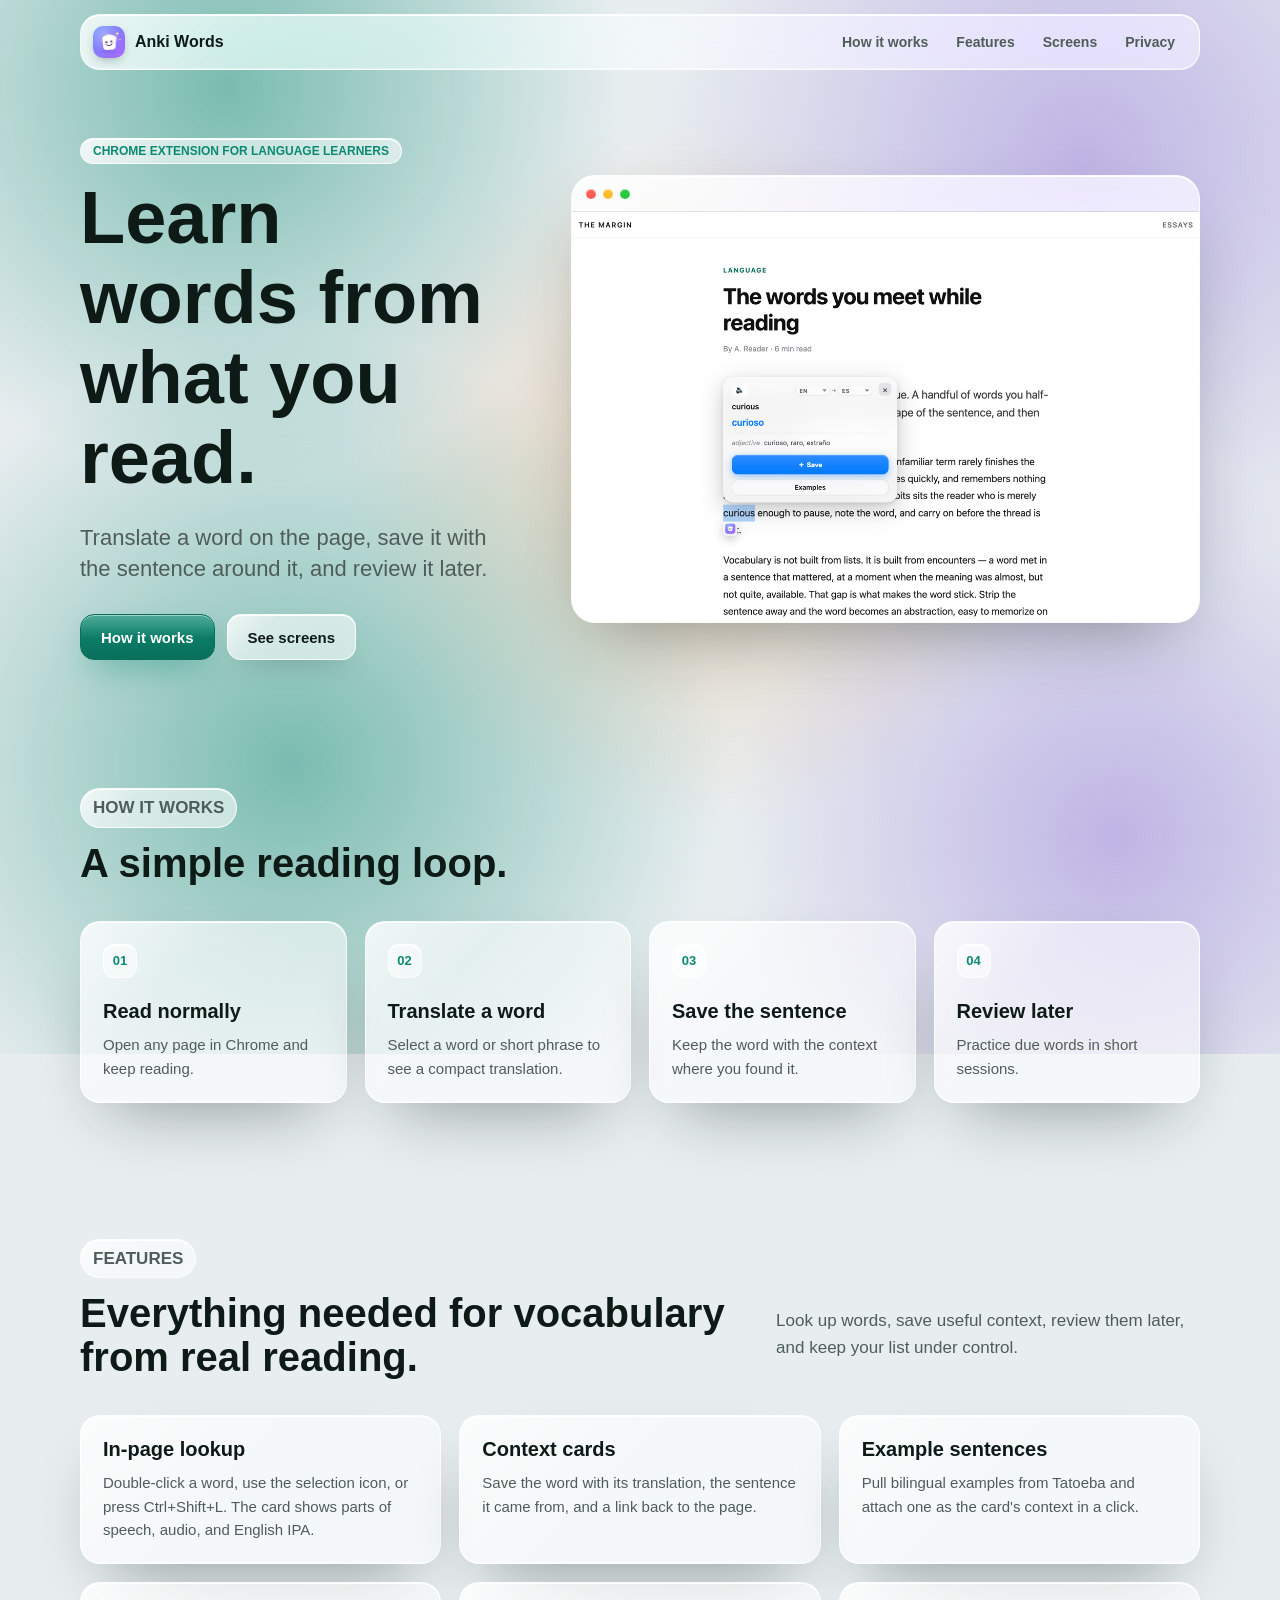
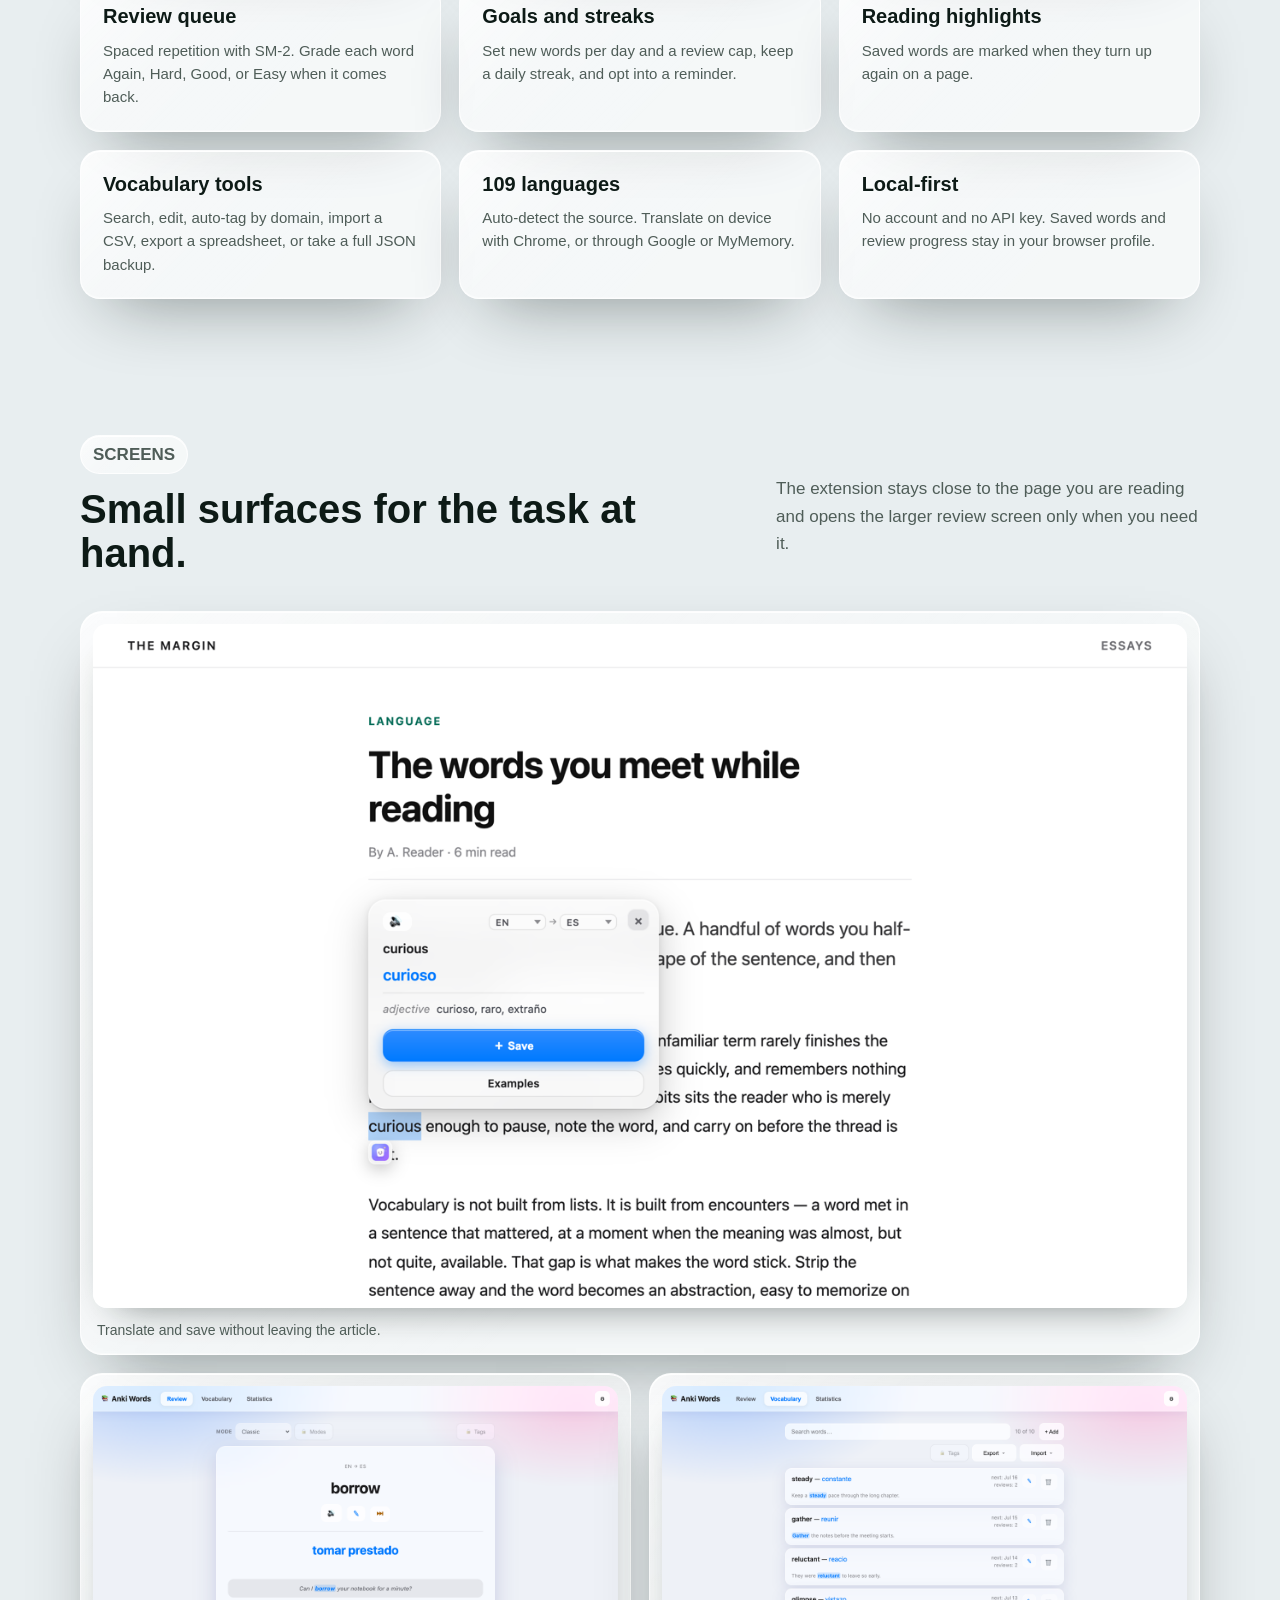
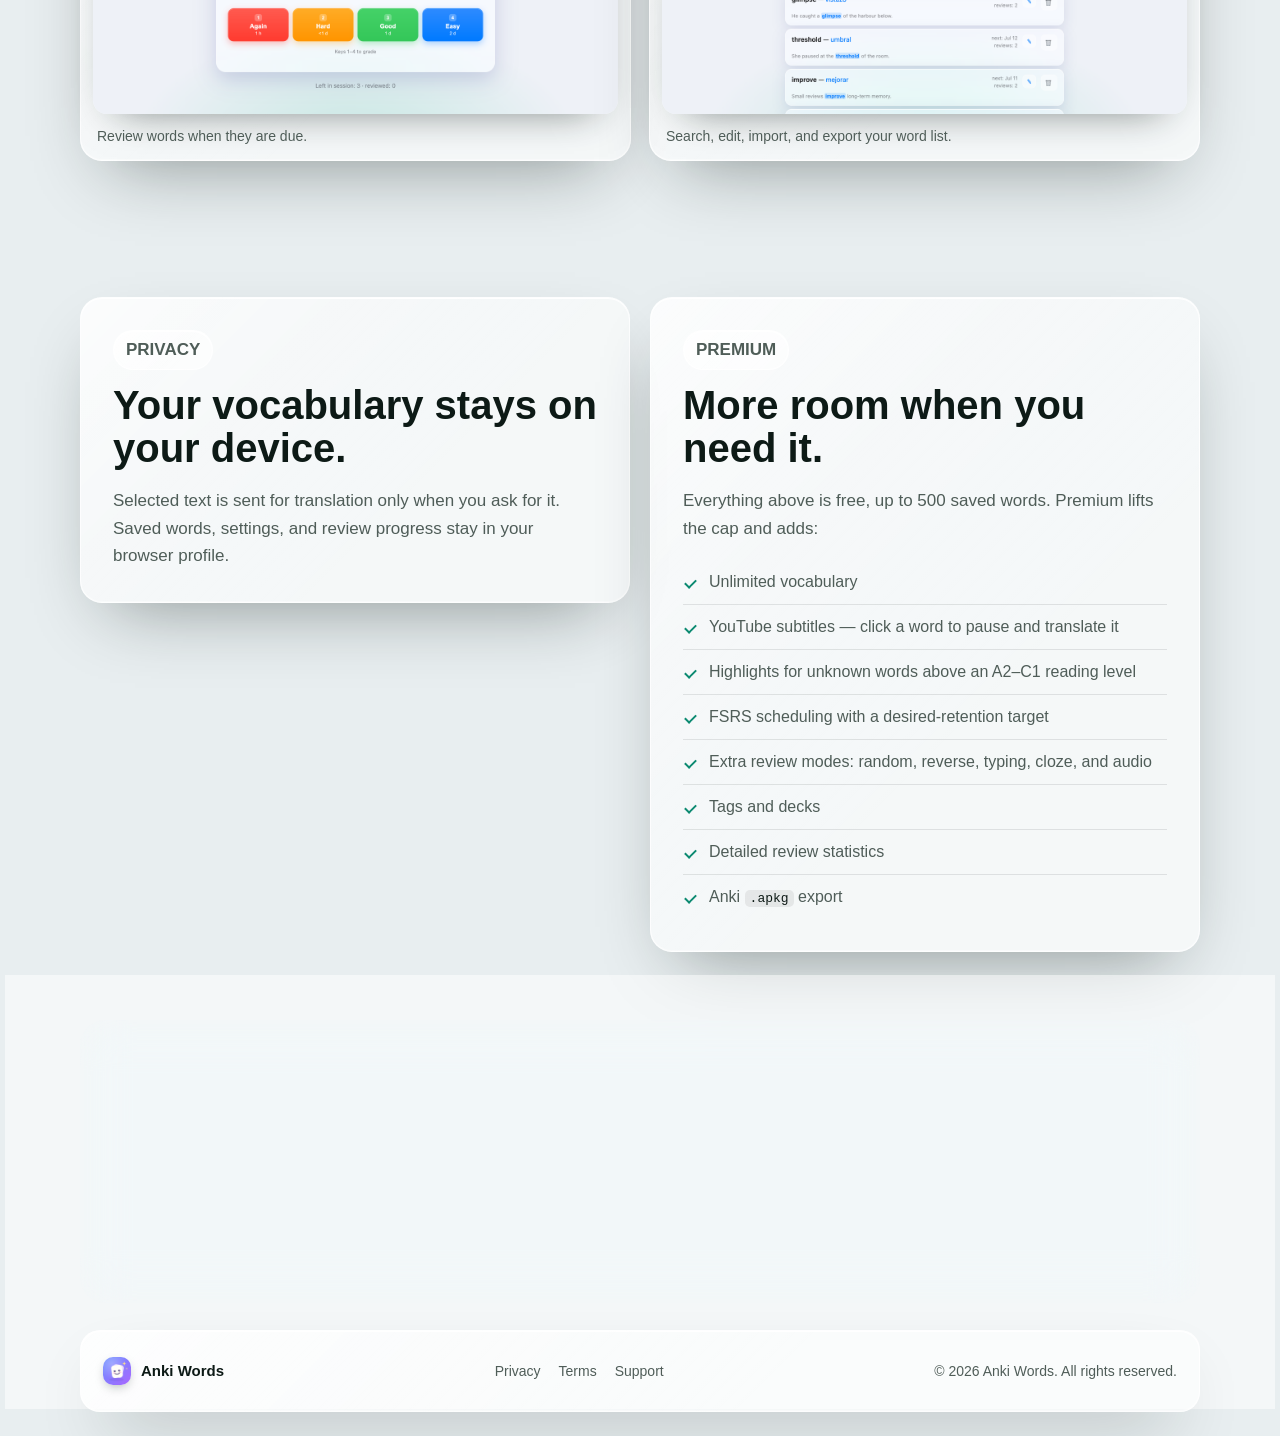
<file: index.html>
<!doctype html>
<html lang="en">
<head>
  <meta charset="utf-8">
  <meta name="viewport" content="width=device-width, initial-scale=1">
  <title>Anki Words - learn words while reading in Chrome</title>
  <meta name="description" content="Anki Words helps language learners translate words on the page, save them with context, and review them before they forget.">
  <meta property="og:title" content="Anki Words">
  <meta property="og:description" content="Translate words while reading, save them with context, and review them before they fade.">
  <meta property="og:image" content="assets/hero.png">
  <meta property="og:type" content="website">
  <link rel="icon" href="assets/icon.png">
  <link rel="stylesheet" href="assets/site.css">
  <script type="application/ld+json">
    {
      "@context": "https://schema.org",
      "@type": "SoftwareApplication",
      "name": "Anki Words",
      "applicationCategory": "EducationalApplication",
      "operatingSystem": "Chrome",
      "description": "A Chrome extension for translating words while reading, saving vocabulary with context, and reviewing words later.",
      "offers": {
        "@type": "Offer",
        "price": "0",
        "priceCurrency": "USD"
      }
    }
  </script>
</head>
<body>
  <header class="site-header glass-live">
    <a class="brand" href="index.html" aria-label="Anki Words home">
      <img src="assets/icon.png" alt="" width="32" height="32">
      <span>Anki Words</span>
    </a>
    <nav class="site-nav" aria-label="Main navigation">
      <a href="#workflow">How it works</a>
      <a href="#features">Features</a>
      <a href="#screens">Screens</a>
      <a href="privacy.html">Privacy</a>
    </nav>
  </header>

  <main>
    <section class="hero" aria-labelledby="hero-title">
      <div class="hero-copy">
        <p class="eyebrow">Chrome extension for language learners</p>
        <h1 id="hero-title">Learn words from what you read.</h1>
        <p class="hero-lede">Translate a word on the page, save it with the sentence around it, and review it later.</p>
        <div class="hero-actions" aria-label="Primary actions">
          <a class="button primary" href="#workflow">How it works</a>
          <a class="button secondary" href="#screens">See screens</a>
        </div>
      </div>

      <figure class="browser-frame hero-window glass-live">
        <div class="window-bar" aria-hidden="true">
          <span></span>
          <span></span>
          <span></span>
        </div>
        <img src="assets/screenshot-lookup.png" alt="Anki Words translation popup on a web page">
      </figure>
    </section>

    <section class="section workflow" id="workflow" aria-labelledby="workflow-title">
      <div class="section-head">
        <p class="eyebrow">How it works</p>
        <h2 id="workflow-title">A simple reading loop.</h2>
      </div>
      <ol class="step-list">
        <li class="glass">
          <span>01</span>
          <strong>Read normally</strong>
          <p>Open any page in Chrome and keep reading.</p>
        </li>
        <li class="glass">
          <span>02</span>
          <strong>Translate a word</strong>
          <p>Select a word or short phrase to see a compact translation.</p>
        </li>
        <li class="glass">
          <span>03</span>
          <strong>Save the sentence</strong>
          <p>Keep the word with the context where you found it.</p>
        </li>
        <li class="glass">
          <span>04</span>
          <strong>Review later</strong>
          <p>Practice due words in short sessions.</p>
        </li>
      </ol>
    </section>

    <section class="section" id="features" aria-labelledby="features-title">
      <div class="section-head split">
        <div>
          <p class="eyebrow">Features</p>
          <h2 id="features-title">Everything needed for vocabulary from real reading.</h2>
        </div>
        <p>Look up words, save useful context, review them later, and keep your list under control.</p>
      </div>

      <div class="feature-list">
        <article class="glass">
          <h3>In-page lookup</h3>
          <p>Double-click a word, use the selection icon, or press Ctrl+Shift+L. The card shows parts of speech, audio, and English IPA.</p>
        </article>
        <article class="glass">
          <h3>Context cards</h3>
          <p>Save the word with its translation, the sentence it came from, and a link back to the page.</p>
        </article>
        <article class="glass">
          <h3>Example sentences</h3>
          <p>Pull bilingual examples from Tatoeba and attach one as the card's context in a click.</p>
        </article>
        <article class="glass">
          <h3>Review queue</h3>
          <p>Spaced repetition with SM-2. Grade each word Again, Hard, Good, or Easy when it comes back.</p>
        </article>
        <article class="glass">
          <h3>Goals and streaks</h3>
          <p>Set new words per day and a review cap, keep a daily streak, and opt into a reminder.</p>
        </article>
        <article class="glass">
          <h3>Reading highlights</h3>
          <p>Saved words are marked when they turn up again on a page.</p>
        </article>
        <article class="glass">
          <h3>Vocabulary tools</h3>
          <p>Search, edit, auto-tag by domain, import a CSV, export a spreadsheet, or take a full JSON backup.</p>
        </article>
        <article class="glass">
          <h3>109 languages</h3>
          <p>Auto-detect the source. Translate on device with Chrome, or through Google or MyMemory.</p>
        </article>
        <article class="glass">
          <h3>Local-first</h3>
          <p>No account and no API key. Saved words and review progress stay in your browser profile.</p>
        </article>
      </div>
    </section>

    <section class="section screens" id="screens" aria-labelledby="screens-title">
      <div class="section-head split">
        <div>
          <p class="eyebrow">Screens</p>
          <h2 id="screens-title">Small surfaces for the task at hand.</h2>
        </div>
        <p>The extension stays close to the page you are reading and opens the larger review screen only when you need it.</p>
      </div>

      <div class="screen-grid">
        <figure class="screen-shot lead-shot glass">
          <img src="assets/screenshot-lookup.png" alt="Anki Words translation popup on a web page" loading="lazy">
          <figcaption>Translate and save without leaving the article.</figcaption>
        </figure>
        <figure class="screen-shot glass">
          <img src="assets/screenshot-review.png" alt="Anki Words review session screen" loading="lazy">
          <figcaption>Review words when they are due.</figcaption>
        </figure>
        <figure class="screen-shot glass">
          <img src="assets/screenshot-vocabulary.png" alt="Anki Words vocabulary list popup" loading="lazy">
          <figcaption>Search, edit, import, and export your word list.</figcaption>
        </figure>
      </div>
    </section>

    <section class="section details" id="premium" aria-label="Privacy and premium details">
      <article class="glass">
        <p class="eyebrow">Privacy</p>
        <h2>Your vocabulary stays on your device.</h2>
        <p>Selected text is sent for translation only when you ask for it. Saved words, settings, and review progress stay in your browser profile.</p>
      </article>
      <article class="glass">
        <p class="eyebrow">Premium</p>
        <h2>More room when you need it.</h2>
        <p>Everything above is free, up to 500 saved words. Premium lifts the cap and adds:</p>
        <ul class="premium-list">
          <li>Unlimited vocabulary</li>
          <li>YouTube subtitles &mdash; click a word to pause and translate it</li>
          <li>Highlights for unknown words above an A2&ndash;C1 reading level</li>
          <li>FSRS scheduling with a desired-retention target</li>
          <li>Extra review modes: random, reverse, typing, cloze, and audio</li>
          <li>Tags and decks</li>
          <li>Detailed review statistics</li>
          <li>Anki <code>.apkg</code> export</li>
        </ul>
      </article>
    </section>

    <section class="section availability glass-live" id="availability" aria-labelledby="availability-title">
      <div>
        <p class="eyebrow">Availability</p>
        <h2 id="availability-title">Built for Chrome and Chromium-based browsers.</h2>
        <p>The Chrome Web Store listing link will be added when the production listing is ready.</p>
      </div>
      <a class="button primary" href="support.html">Contact support</a>
    </section>
  </main>

  <footer class="site-footer glass">
    <div class="brand small">
      <img src="assets/icon.png" alt="" width="28" height="28">
      <span>Anki Words</span>
    </div>
    <nav aria-label="Footer navigation">
      <a href="privacy.html">Privacy</a>
      <a href="terms.html">Terms</a>
      <a href="support.html">Support</a>
    </nav>
    <p>&copy; 2026 Anki Words. All rights reserved.</p>
  </footer>
</body>
</html>
</file>
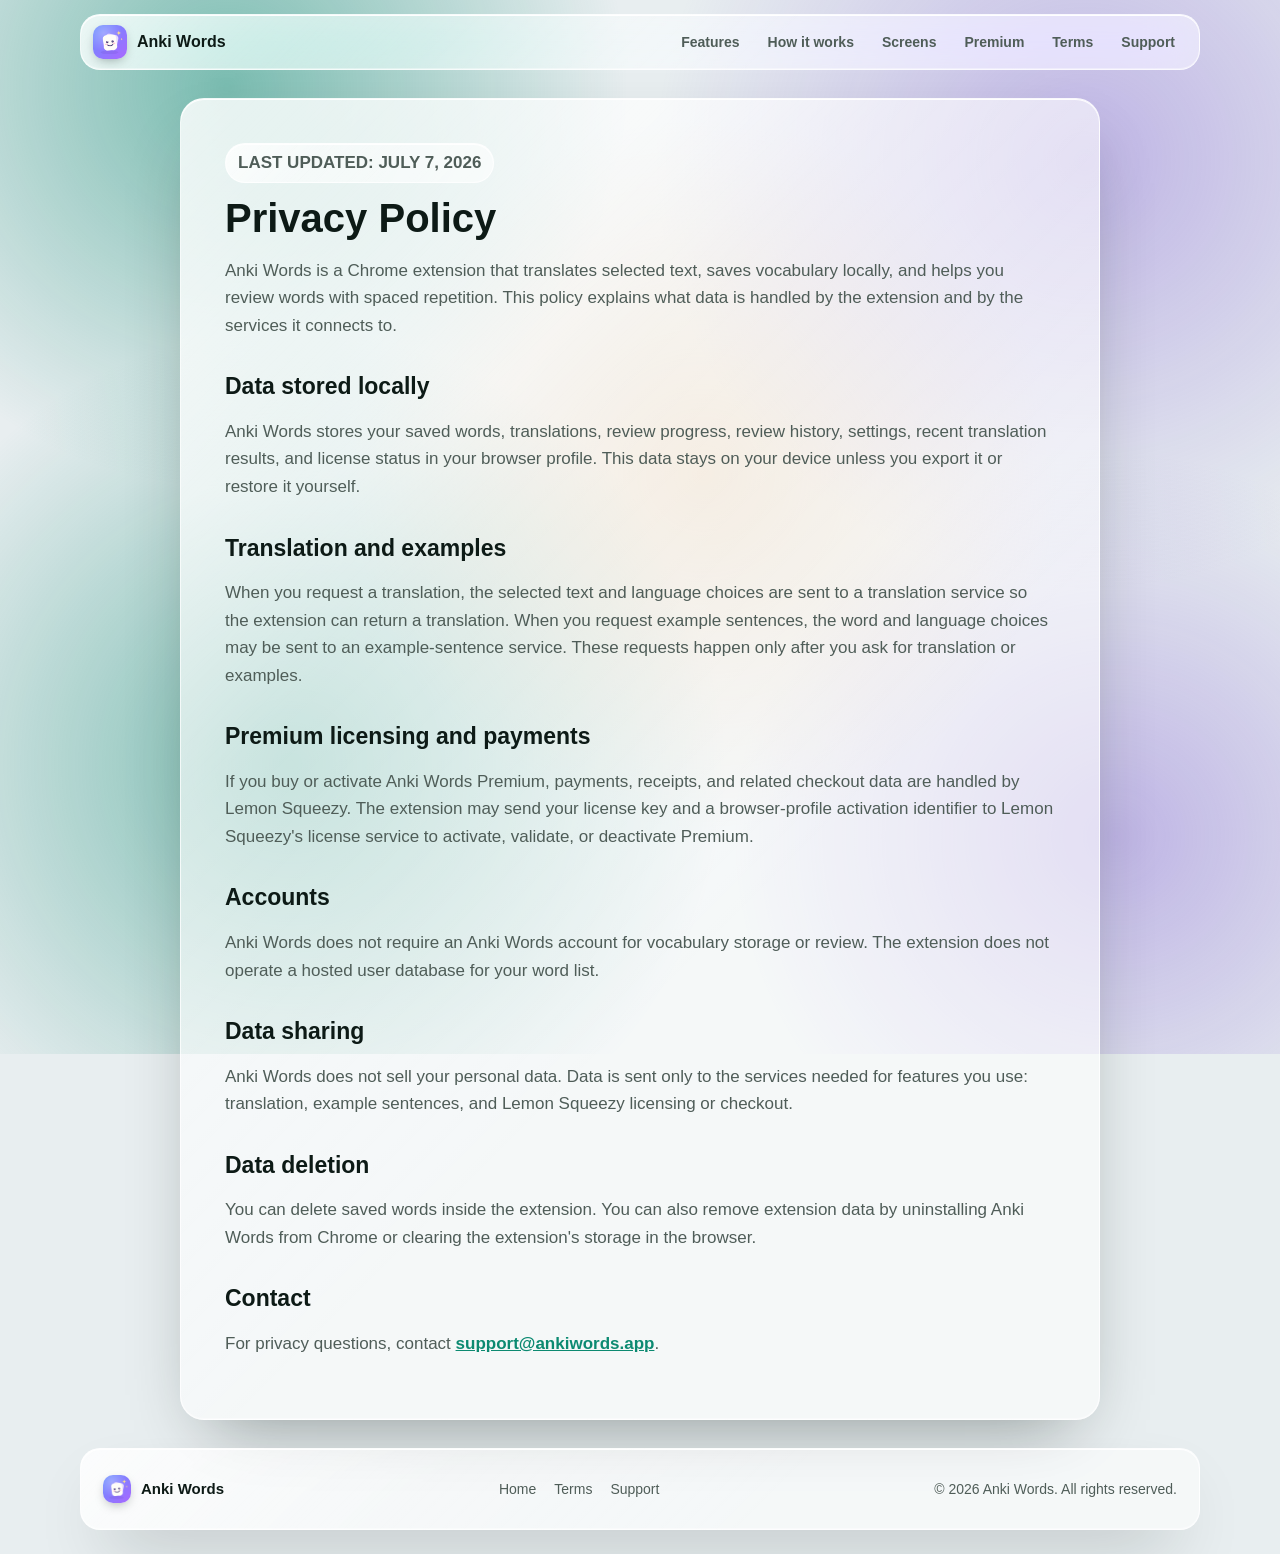
<file: privacy.html>
<!doctype html>
<html lang="en">
<head>
  <meta charset="utf-8">
  <meta name="viewport" content="width=device-width, initial-scale=1">
  <title>Privacy Policy - Anki Words</title>
  <meta name="description" content="Privacy policy for Anki Words, a Chrome extension for translation and spaced repetition.">
  <link rel="icon" href="assets/icon.png">
  <link rel="stylesheet" href="assets/site.css">
</head>
<body>
  <header class="site-header compact glass-live">
    <a class="brand" href="index.html" aria-label="Anki Words home">
      <img src="assets/icon.png" alt="" width="34" height="34">
      <span>Anki Words</span>
    </a>
    <nav class="site-nav" aria-label="Main navigation">
      <a href="index.html#features">Features</a>
      <a href="index.html#workflow">How it works</a>
      <a href="index.html#screens">Screens</a>
      <a href="index.html#premium">Premium</a>
      <a href="terms.html">Terms</a>
      <a href="support.html">Support</a>
    </nav>
  </header>

  <main class="legal-page">
    <article class="legal-content glass">
      <p class="eyebrow">Last updated: July 7, 2026</p>
      <h1>Privacy Policy</h1>
      <p>Anki Words is a Chrome extension that translates selected text, saves vocabulary locally, and helps you review words with spaced repetition. This policy explains what data is handled by the extension and by the services it connects to.</p>

      <h2>Data stored locally</h2>
      <p>Anki Words stores your saved words, translations, review progress, review history, settings, recent translation results, and license status in your browser profile. This data stays on your device unless you export it or restore it yourself.</p>

      <h2>Translation and examples</h2>
      <p>When you request a translation, the selected text and language choices are sent to a translation service so the extension can return a translation. When you request example sentences, the word and language choices may be sent to an example-sentence service. These requests happen only after you ask for translation or examples.</p>

      <h2>Premium licensing and payments</h2>
      <p>If you buy or activate Anki Words Premium, payments, receipts, and related checkout data are handled by Lemon Squeezy. The extension may send your license key and a browser-profile activation identifier to Lemon Squeezy's license service to activate, validate, or deactivate Premium.</p>

      <h2>Accounts</h2>
      <p>Anki Words does not require an Anki Words account for vocabulary storage or review. The extension does not operate a hosted user database for your word list.</p>

      <h2>Data sharing</h2>
      <p>Anki Words does not sell your personal data. Data is sent only to the services needed for features you use: translation, example sentences, and Lemon Squeezy licensing or checkout.</p>

      <h2>Data deletion</h2>
      <p>You can delete saved words inside the extension. You can also remove extension data by uninstalling Anki Words from Chrome or clearing the extension's storage in the browser.</p>

      <h2>Contact</h2>
      <p>For privacy questions, contact <a href="mailto:support@ankiwords.app">support@ankiwords.app</a>.</p>
    </article>
  </main>

  <footer class="site-footer glass">
    <div class="brand small">
      <img src="assets/icon.png" alt="" width="28" height="28">
      <span>Anki Words</span>
    </div>
    <nav aria-label="Footer navigation">
      <a href="index.html">Home</a>
      <a href="terms.html">Terms</a>
      <a href="support.html">Support</a>
    </nav>
    <p>&copy; 2026 Anki Words. All rights reserved.</p>
  </footer>
</body>
</html>
</file>
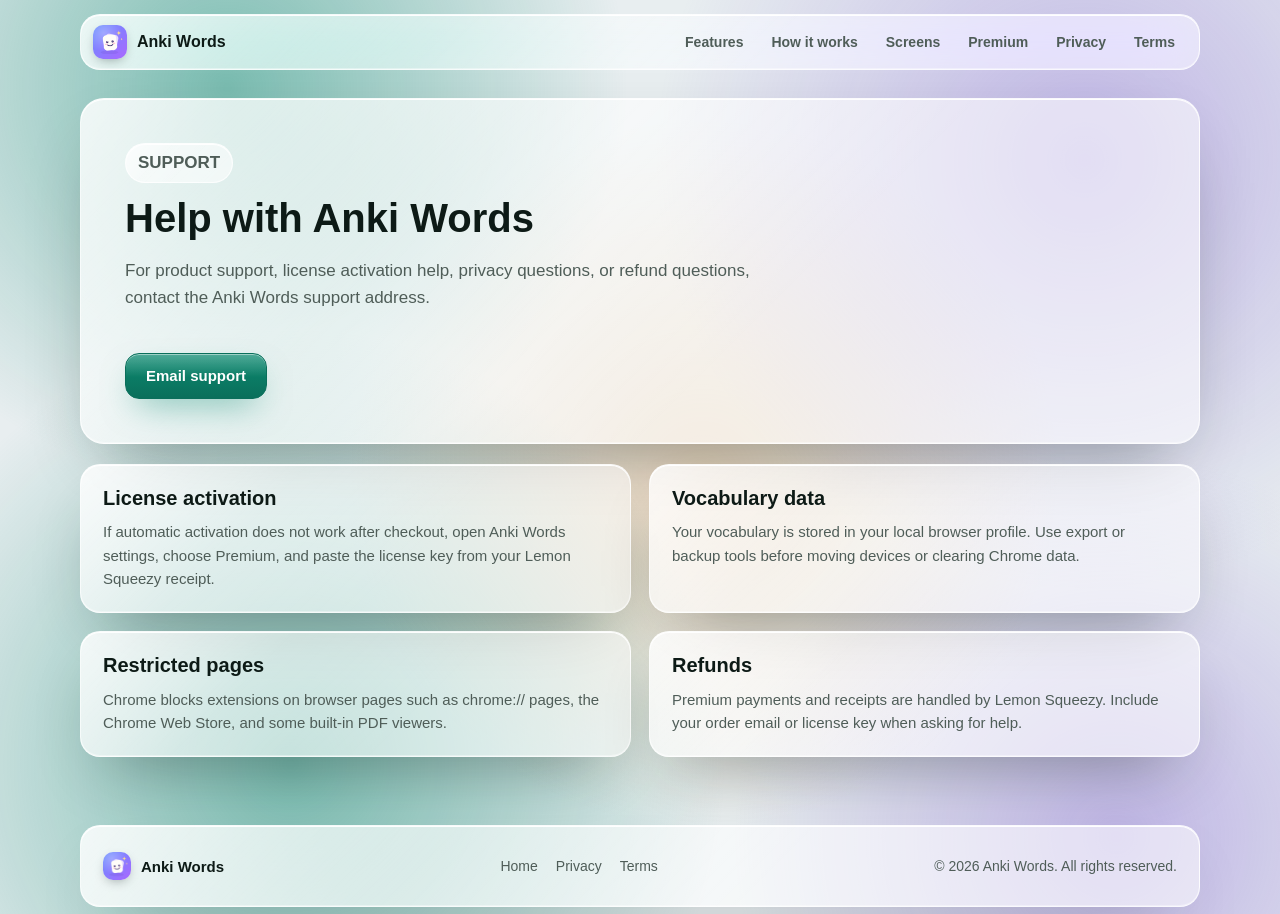
<file: support.html>
<!doctype html>
<html lang="en">
<head>
  <meta charset="utf-8">
  <meta name="viewport" content="width=device-width, initial-scale=1">
  <title>Support - Anki Words</title>
  <meta name="description" content="Support and contact information for Anki Words.">
  <link rel="icon" href="assets/icon.png">
  <link rel="stylesheet" href="assets/site.css">
</head>
<body>
  <header class="site-header compact glass-live">
    <a class="brand" href="index.html" aria-label="Anki Words home">
      <img src="assets/icon.png" alt="" width="34" height="34">
      <span>Anki Words</span>
    </a>
    <nav class="site-nav" aria-label="Main navigation">
      <a href="index.html#features">Features</a>
      <a href="index.html#workflow">How it works</a>
      <a href="index.html#screens">Screens</a>
      <a href="index.html#premium">Premium</a>
      <a href="privacy.html">Privacy</a>
      <a href="terms.html">Terms</a>
    </nav>
  </header>

  <main class="support-page">
    <section class="support-hero glass" aria-labelledby="support-title">
      <p class="eyebrow">Support</p>
      <h1 id="support-title">Help with Anki Words</h1>
      <p>For product support, license activation help, privacy questions, or refund questions, contact the Anki Words support address.</p>
      <a class="button primary" href="mailto:support@ankiwords.app">Email support</a>
    </section>

    <section class="section support-grid" aria-label="Support topics">
      <article class="feature-card glass">
        <h2>License activation</h2>
        <p>If automatic activation does not work after checkout, open Anki Words settings, choose Premium, and paste the license key from your Lemon Squeezy receipt.</p>
      </article>
      <article class="feature-card glass">
        <h2>Vocabulary data</h2>
        <p>Your vocabulary is stored in your local browser profile. Use export or backup tools before moving devices or clearing Chrome data.</p>
      </article>
      <article class="feature-card glass">
        <h2>Restricted pages</h2>
        <p>Chrome blocks extensions on browser pages such as chrome:// pages, the Chrome Web Store, and some built-in PDF viewers.</p>
      </article>
      <article class="feature-card glass">
        <h2>Refunds</h2>
        <p>Premium payments and receipts are handled by Lemon Squeezy. Include your order email or license key when asking for help.</p>
      </article>
    </section>
  </main>

  <footer class="site-footer glass">
    <div class="brand small">
      <img src="assets/icon.png" alt="" width="28" height="28">
      <span>Anki Words</span>
    </div>
    <nav aria-label="Footer navigation">
      <a href="index.html">Home</a>
      <a href="privacy.html">Privacy</a>
      <a href="terms.html">Terms</a>
    </nav>
    <p>&copy; 2026 Anki Words. All rights reserved.</p>
  </footer>
</body>
</html>
</file>
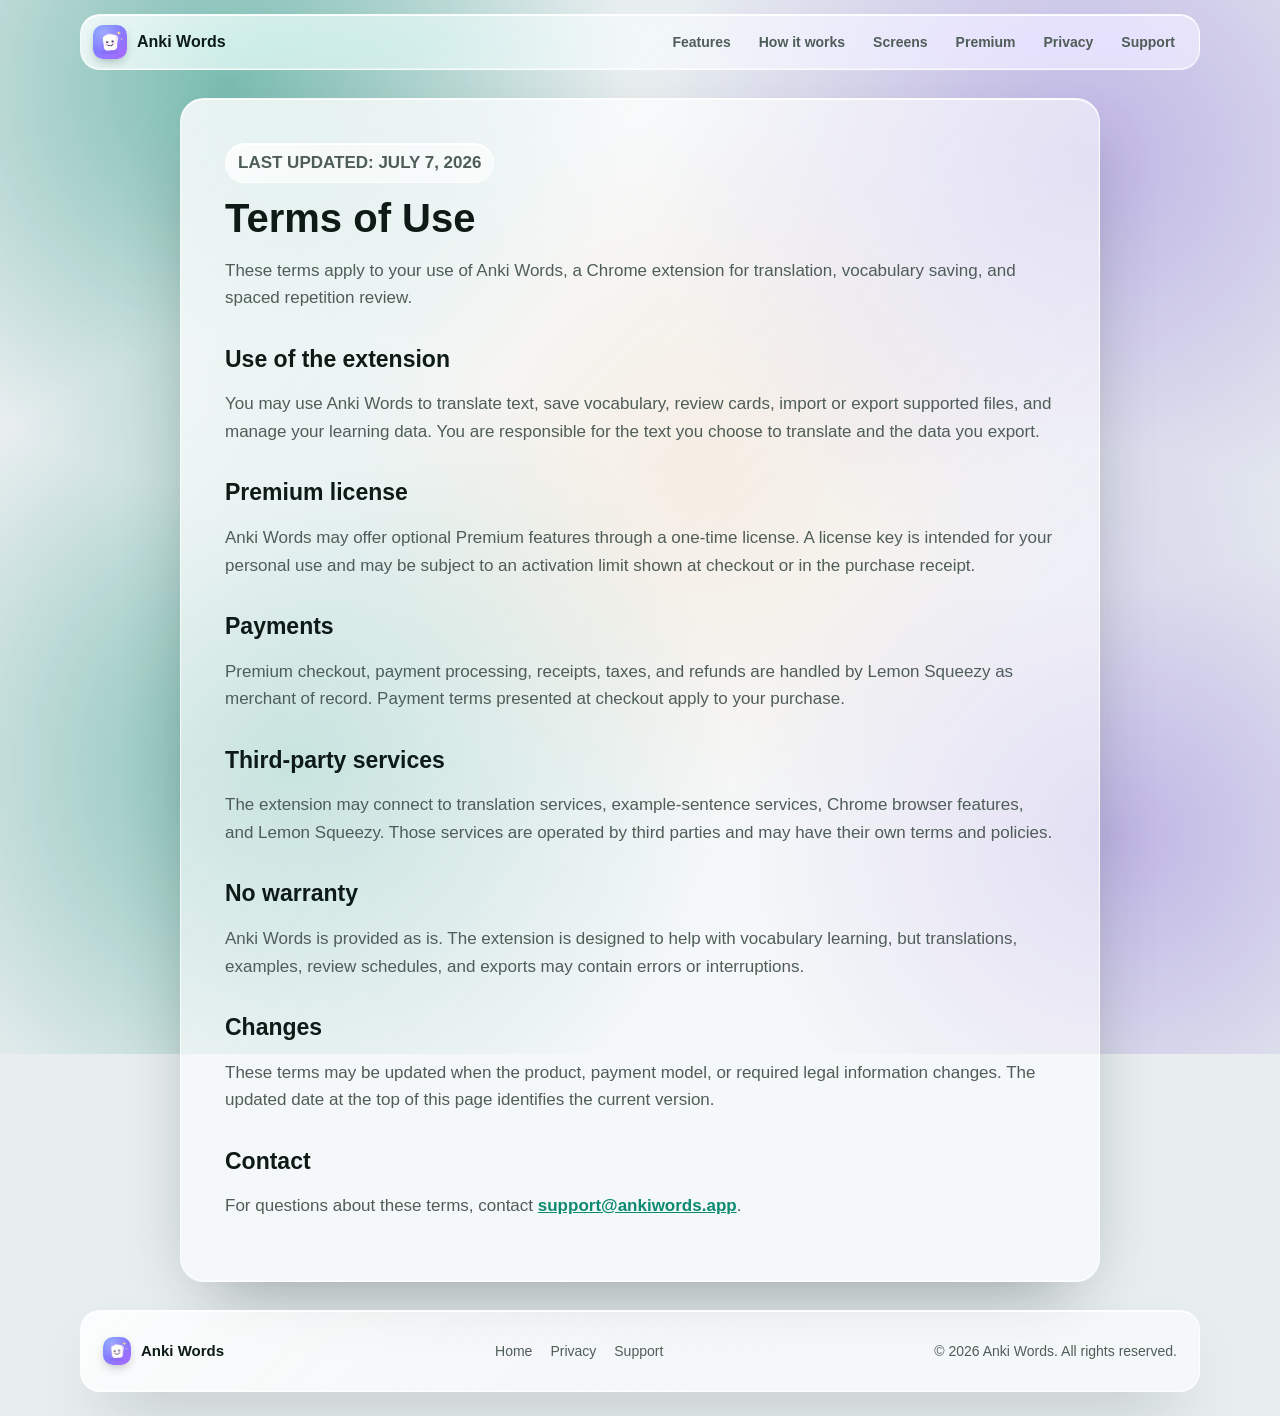
<file: terms.html>
<!doctype html>
<html lang="en">
<head>
  <meta charset="utf-8">
  <meta name="viewport" content="width=device-width, initial-scale=1">
  <title>Terms of Use - Anki Words</title>
  <meta name="description" content="Terms of use for Anki Words.">
  <link rel="icon" href="assets/icon.png">
  <link rel="stylesheet" href="assets/site.css">
</head>
<body>
  <header class="site-header compact glass-live">
    <a class="brand" href="index.html" aria-label="Anki Words home">
      <img src="assets/icon.png" alt="" width="34" height="34">
      <span>Anki Words</span>
    </a>
    <nav class="site-nav" aria-label="Main navigation">
      <a href="index.html#features">Features</a>
      <a href="index.html#workflow">How it works</a>
      <a href="index.html#screens">Screens</a>
      <a href="index.html#premium">Premium</a>
      <a href="privacy.html">Privacy</a>
      <a href="support.html">Support</a>
    </nav>
  </header>

  <main class="legal-page">
    <article class="legal-content glass">
      <p class="eyebrow">Last updated: July 7, 2026</p>
      <h1>Terms of Use</h1>
      <p>These terms apply to your use of Anki Words, a Chrome extension for translation, vocabulary saving, and spaced repetition review.</p>

      <h2>Use of the extension</h2>
      <p>You may use Anki Words to translate text, save vocabulary, review cards, import or export supported files, and manage your learning data. You are responsible for the text you choose to translate and the data you export.</p>

      <h2>Premium license</h2>
      <p>Anki Words may offer optional Premium features through a one-time license. A license key is intended for your personal use and may be subject to an activation limit shown at checkout or in the purchase receipt.</p>

      <h2>Payments</h2>
      <p>Premium checkout, payment processing, receipts, taxes, and refunds are handled by Lemon Squeezy as merchant of record. Payment terms presented at checkout apply to your purchase.</p>

      <h2>Third-party services</h2>
      <p>The extension may connect to translation services, example-sentence services, Chrome browser features, and Lemon Squeezy. Those services are operated by third parties and may have their own terms and policies.</p>

      <h2>No warranty</h2>
      <p>Anki Words is provided as is. The extension is designed to help with vocabulary learning, but translations, examples, review schedules, and exports may contain errors or interruptions.</p>

      <h2>Changes</h2>
      <p>These terms may be updated when the product, payment model, or required legal information changes. The updated date at the top of this page identifies the current version.</p>

      <h2>Contact</h2>
      <p>For questions about these terms, contact <a href="mailto:support@ankiwords.app">support@ankiwords.app</a>.</p>
    </article>
  </main>

  <footer class="site-footer glass">
    <div class="brand small">
      <img src="assets/icon.png" alt="" width="28" height="28">
      <span>Anki Words</span>
    </div>
    <nav aria-label="Footer navigation">
      <a href="index.html">Home</a>
      <a href="privacy.html">Privacy</a>
      <a href="support.html">Support</a>
    </nav>
    <p>&copy; 2026 Anki Words. All rights reserved.</p>
  </footer>
</body>
</html>
</file>
<file: assets/site.css>
:root {
  color-scheme: light;
  --ink: #0d1a16;
  --muted: #4f5d58;
  --accent: #0c8a71;
  --accent-dark: #0a6f5b;
  --accent-ink: #ffffff;

  /* Glass surfaces. --glass is used by unblurred cards, --glass-live by the
     few panels that actually run backdrop-filter. */
  --glass: rgba(255, 255, 255, 0.56);
  --glass-live: rgba(255, 255, 255, 0.5);
  --glass-hover: rgba(255, 255, 255, 0.72);
  --sheen: linear-gradient(
    135deg,
    rgba(255, 255, 255, 0.62),
    rgba(255, 255, 255, 0.08) 32%,
    rgba(255, 255, 255, 0) 62%
  );

  --rim: rgba(255, 255, 255, 0.75);
  --bevel-top: rgba(255, 255, 255, 0.95);
  --bevel-bottom: rgba(255, 255, 255, 0.35);
  --line: rgba(13, 26, 22, 0.1);

  --shadow: 0 30px 70px -30px rgba(13, 26, 22, 0.45);
  --shadow-lift: 0 40px 80px -32px rgba(13, 26, 22, 0.5);
  --glow: 0 14px 34px -12px rgba(12, 138, 113, 0.6);

  --base: #e8eef0;
  --orb-1: rgba(12, 138, 113, 0.5);
  --orb-2: rgba(124, 88, 211, 0.38);
  --orb-3: rgba(233, 158, 74, 0.3);

  font-family: -apple-system, BlinkMacSystemFont, "Segoe UI", Roboto, Inter, sans-serif;
}

* {
  box-sizing: border-box;
}

html {
  scroll-behavior: smooth;
  scroll-padding-top: 104px;
}

body {
  position: relative;
  min-height: 100vh;
  margin: 0;
  color: var(--ink);
  background: var(--base);
  overflow-x: hidden;
}

/* Low-frequency colour wash. Glass needs something to catch light from, but
   anything high-frequency turns to mud under the unblurred cards. */
body::before {
  content: "";
  position: fixed;
  inset: -12vmax;
  z-index: -1;
  background:
    radial-gradient(46vmax 46vmax at 24% 20%, var(--orb-1), transparent 68%),
    radial-gradient(48vmax 48vmax at 78% 26%, var(--orb-2), transparent 70%),
    radial-gradient(42vmax 42vmax at 54% 52%, var(--orb-3), transparent 66%),
    radial-gradient(50vmax 50vmax at 28% 76%, var(--orb-1), transparent 68%),
    radial-gradient(44vmax 44vmax at 80% 82%, var(--orb-2), transparent 68%);
  animation: drift 34s ease-in-out infinite alternate;
}

@keyframes drift {
  from {
    transform: translate3d(0, 0, 0) scale(1);
  }
  to {
    transform: translate3d(-3%, 2%, 0) scale(1.08);
  }
}

img {
  display: block;
  max-width: 100%;
}

a {
  color: inherit;
}

/* Cheap glass: no backdrop-filter, so it stays crisp and costs nothing.
   Reads as glass because the wash behind it is soft and colourful. */
.glass {
  position: relative;
  background-color: var(--glass);
  background-image: var(--sheen);
  border: 1px solid var(--rim);
  box-shadow:
    inset 0 1px 0 var(--bevel-top),
    inset 0 -1px 0 var(--bevel-bottom),
    var(--shadow);
}

/* Real glass: reserved for the header, the hero window and the closing panel
   so no more than a few backdrop-filters composite at once. */
.glass-live {
  background-color: var(--glass-live);
  background-image: var(--sheen);
  -webkit-backdrop-filter: blur(24px) saturate(180%);
  backdrop-filter: blur(24px) saturate(180%);
  border: 1px solid var(--rim);
  box-shadow:
    inset 0 1px 0 var(--bevel-top),
    inset 0 -1px 0 var(--bevel-bottom),
    var(--shadow);
  transform: translateZ(0);
}

.site-header {
  position: sticky;
  top: 14px;
  z-index: 20;
  display: flex;
  align-items: center;
  justify-content: space-between;
  gap: 18px;
  width: min(1120px, calc(100% - 40px));
  margin: 14px auto 0;
  padding: 10px 12px;
  border-radius: 20px;
}

.site-header.compact {
  margin-bottom: 28px;
}

.brand {
  display: inline-flex;
  align-items: center;
  gap: 10px;
  min-width: 0;
  color: var(--ink);
  text-decoration: none;
  font-size: 16px;
  font-weight: 760;
  white-space: nowrap;
}

.brand img {
  flex: 0 0 auto;
  border-radius: 10px;
  box-shadow: 0 4px 12px -4px rgba(13, 26, 22, 0.4);
}

.brand.small {
  font-size: 15px;
}

.site-nav {
  display: flex;
  align-items: center;
  gap: 4px;
  color: var(--muted);
  font-size: 14px;
  font-weight: 680;
}

.site-nav a {
  display: inline-flex;
  align-items: center;
  min-height: 34px;
  padding: 0 11px;
  border: 1px solid transparent;
  border-radius: 12px;
  text-decoration: none;
  transition: color 0.18s ease, background-color 0.18s ease, border-color 0.18s ease;
}

.site-nav a:hover,
.site-nav a:focus-visible {
  color: var(--accent);
  background: rgba(255, 255, 255, 0.55);
  border-color: var(--rim);
}

.hero,
.section {
  width: min(1120px, calc(100% - 40px));
  margin: 0 auto;
}

.hero {
  display: grid;
  grid-template-columns: minmax(0, 0.82fr) minmax(520px, 1.18fr);
  gap: 54px;
  align-items: center;
  padding: 68px 0 60px;
}

.hero-copy {
  min-width: 0;
}

.eyebrow {
  display: inline-block;
  margin: 0 0 14px;
  padding: 5px 12px;
  color: var(--accent);
  background-color: var(--glass);
  background-image: var(--sheen);
  border: 1px solid var(--rim);
  border-radius: 999px;
  box-shadow: inset 0 1px 0 var(--bevel-top);
  font-size: 12px;
  font-weight: 800;
  text-transform: uppercase;
}

h1 {
  margin: 0;
  max-width: 10ch;
  color: var(--ink);
  font-size: 74px;
  line-height: 1.08;
}

.hero-lede {
  width: min(520px, 100%);
  margin: 24px 0 0;
  color: var(--muted);
  font-size: 22px;
  line-height: 1.42;
}

.hero-actions {
  display: flex;
  flex-wrap: wrap;
  gap: 12px;
  margin-top: 30px;
}

.button {
  display: inline-flex;
  align-items: center;
  justify-content: center;
  min-height: 46px;
  padding: 0 20px;
  border: 1px solid var(--rim);
  border-radius: 14px;
  text-decoration: none;
  font-size: 15px;
  font-weight: 740;
  transition: transform 0.18s ease, box-shadow 0.18s ease, background-color 0.18s ease;
}

.button:hover,
.button:focus-visible {
  transform: translateY(-1px);
}

.button.primary {
  color: var(--accent-ink);
  background-image:
    linear-gradient(180deg, rgba(255, 255, 255, 0.28), rgba(255, 255, 255, 0) 52%),
    linear-gradient(180deg, var(--accent), var(--accent-dark));
  border-color: var(--accent-dark);
  box-shadow:
    inset 0 1px 0 rgba(255, 255, 255, 0.45),
    var(--glow);
}

.button.primary:hover,
.button.primary:focus-visible {
  box-shadow:
    inset 0 1px 0 rgba(255, 255, 255, 0.5),
    0 18px 40px -12px rgba(12, 138, 113, 0.7);
}

.button.secondary {
  color: var(--ink);
  background-color: var(--glass);
  background-image: var(--sheen);
  box-shadow:
    inset 0 1px 0 var(--bevel-top),
    0 12px 30px -18px rgba(13, 26, 22, 0.5);
}

.button.secondary:hover,
.button.secondary:focus-visible {
  background-color: var(--glass-hover);
}

.browser-frame {
  position: relative;
  overflow: hidden;
  margin: 0;
  border-radius: 24px;
}

/* Slow specular streak. It only ever crosses the screenshot, never body text. */
.hero-window::after {
  content: "";
  position: absolute;
  inset: 0;
  pointer-events: none;
  background: linear-gradient(
    108deg,
    transparent 38%,
    rgba(255, 255, 255, 0.4) 48%,
    transparent 58%
  );
  transform: translateX(-100%);
  animation: sweep 9s ease-in-out infinite;
}

@keyframes sweep {
  0%,
  62% {
    transform: translateX(-100%);
  }
  92%,
  100% {
    transform: translateX(100%);
  }
}

.window-bar {
  height: 36px;
  display: flex;
  align-items: center;
  gap: 7px;
  padding: 0 14px;
  background: rgba(255, 255, 255, 0.36);
  border-bottom: 1px solid var(--line);
}

.window-bar span {
  width: 10px;
  height: 10px;
  border-radius: 50%;
  box-shadow: inset 0 1px 1px rgba(255, 255, 255, 0.6);
}

.window-bar span:nth-child(1) {
  background: #ff5f57;
}

.window-bar span:nth-child(2) {
  background: #ffbd2e;
}

.window-bar span:nth-child(3) {
  background: #28c840;
}

.hero-window img {
  width: 100%;
  height: 410px;
  object-fit: cover;
  object-position: center;
}

.section {
  padding: 68px 0;
  scroll-margin-top: 104px;
}

.section-head {
  width: min(680px, 100%);
}

.section-head.split {
  display: grid;
  grid-template-columns: minmax(0, 1fr) minmax(280px, 0.65fr);
  gap: 44px;
  align-items: end;
  width: 100%;
}

.section h2,
.legal-content h1,
.support-hero h1 {
  margin: 0;
  color: var(--ink);
  font-size: 40px;
  line-height: 1.08;
}

.section p,
.legal-content p,
.support-hero p {
  color: var(--muted);
  font-size: 17px;
  line-height: 1.62;
}

.step-list,
.feature-list {
  display: grid;
  gap: 18px;
  margin: 36px 0 0;
  padding: 0;
  list-style: none;
}

.step-list {
  grid-template-columns: repeat(4, minmax(0, 1fr));
}

.feature-list {
  grid-template-columns: repeat(3, minmax(0, 1fr));
}

.step-list li,
.feature-list article,
.feature-card {
  min-width: 0;
  padding: 22px;
  border-radius: 20px;
  transition: transform 0.22s ease, box-shadow 0.22s ease, background-color 0.22s ease;
}

.step-list li:hover,
.feature-list article:hover,
.feature-card:hover {
  transform: translateY(-3px);
  background-color: var(--glass-hover);
  box-shadow:
    inset 0 1px 0 var(--bevel-top),
    inset 0 -1px 0 var(--bevel-bottom),
    var(--shadow-lift);
}

.step-list span {
  display: inline-flex;
  align-items: center;
  justify-content: center;
  width: 34px;
  height: 34px;
  margin-bottom: 22px;
  color: var(--accent);
  background: rgba(255, 255, 255, 0.5);
  border: 1px solid var(--rim);
  border-radius: 11px;
  box-shadow: inset 0 1px 0 var(--bevel-top);
  font-size: 13px;
  font-weight: 820;
}

.step-list strong,
.feature-list h3 {
  display: block;
  margin: 0;
  color: var(--ink);
  font-size: 20px;
  line-height: 1.18;
}

.step-list p,
.feature-list p {
  margin: 10px 0 0;
  color: var(--muted);
  font-size: 15px;
  line-height: 1.55;
}

.screen-grid {
  display: grid;
  grid-template-columns: repeat(2, minmax(0, 1fr));
  gap: 18px;
  margin-top: 36px;
}

.screen-shot {
  margin: 0;
  padding: 12px;
  border-radius: 22px;
}

.lead-shot {
  grid-column: 1 / -1;
}

.screen-shot img {
  width: 100%;
  aspect-ratio: 16 / 10;
  object-fit: cover;
  border-radius: 14px;
  box-shadow: 0 18px 40px -24px rgba(13, 26, 22, 0.6);
}

.screen-shot figcaption {
  margin: 12px 4px 2px;
  color: var(--muted);
  font-size: 14px;
  line-height: 1.45;
}

.details {
  display: grid;
  grid-template-columns: repeat(2, minmax(0, 1fr));
  align-items: start;
  gap: 20px;
}

.details article {
  min-width: 0;
  padding: 32px;
  border-radius: 22px;
}

.details p:last-child {
  margin-bottom: 0;
}

.premium-list {
  margin: 18px 0 0;
  padding: 0;
  list-style: none;
  color: var(--muted);
  font-size: 16px;
  line-height: 1.5;
}

.premium-list li {
  position: relative;
  padding: 10px 0 10px 26px;
  border-top: 1px solid var(--line);
}

.premium-list li:first-child {
  border-top: 0;
}

/* Checkmark drawn from two borders, so no icon font or SVG is needed. */
.premium-list li::before {
  content: "";
  position: absolute;
  top: 17px;
  left: 4px;
  width: 5px;
  height: 9px;
  border: solid var(--accent);
  border-width: 0 2px 2px 0;
  transform: rotate(45deg);
}

.premium-list code {
  padding: 1px 5px;
  color: var(--ink);
  background: rgba(127, 127, 127, 0.14);
  border-radius: 5px;
  font-size: 13px;
}

.availability {
  display: flex;
  align-items: center;
  justify-content: space-between;
  gap: 32px;
  padding: 40px;
  margin-bottom: 26px;
  border-radius: 26px;
}

.availability div {
  width: min(720px, 100%);
}

.availability .button {
  flex: 0 0 auto;
}

.site-footer {
  display: flex;
  align-items: center;
  justify-content: space-between;
  gap: 18px;
  width: min(1120px, calc(100% - 40px));
  margin: 0 auto 24px;
  padding: 18px 22px;
  border-radius: 20px;
  color: var(--muted);
  font-size: 14px;
}

.site-footer nav {
  display: flex;
  gap: 18px;
}

.site-footer a {
  color: var(--muted);
  text-decoration: none;
}

.site-footer a:hover,
.site-footer a:focus-visible {
  color: var(--accent);
}

.legal-page,
.support-page {
  width: min(920px, calc(100% - 40px));
  margin: 0 auto;
}

/* Long-form text sits on a calm surface, never on a busy backdrop. */
.legal-content {
  padding: 44px;
  margin-bottom: 28px;
  border-radius: 24px;
}

.support-hero {
  padding: 44px;
  margin-bottom: 20px;
  border-radius: 24px;
}

.legal-content h1,
.support-hero h1 {
  max-width: 760px;
}

.legal-content h2 {
  margin: 34px 0 10px;
  color: var(--ink);
  font-size: 23px;
  line-height: 1.2;
}

.legal-content a,
.support-hero a:not(.button) {
  color: var(--accent);
  font-weight: 730;
}

.support-hero .button {
  margin-top: 24px;
}

.support-page {
  width: min(1120px, calc(100% - 40px));
}

.support-hero p {
  max-width: 680px;
}

.support-grid {
  display: grid;
  grid-template-columns: repeat(2, minmax(0, 1fr));
  gap: 18px;
  width: 100%;
  padding: 0 0 68px;
}

.feature-card h2,
.feature-card h3 {
  margin: 0 0 10px;
  color: var(--ink);
  font-size: 20px;
  line-height: 1.18;
}

.feature-card p {
  margin: 0;
  color: var(--muted);
  font-size: 15px;
  line-height: 1.55;
}

@media (max-width: 980px) {
  .hero,
  .section-head.split,
  .details,
  .availability {
    grid-template-columns: 1fr;
  }

  .hero {
    gap: 34px;
  }

  .hero-window {
    width: min(820px, 100%);
  }

  .step-list,
  .feature-list {
    grid-template-columns: repeat(2, minmax(0, 1fr));
  }
}

@media (max-width: 680px) {
  .site-header,
  .hero,
  .section,
  .site-footer,
  .legal-page,
  .support-page {
    width: calc(100% - 28px);
  }

  .site-header {
    top: 8px;
    align-items: flex-start;
    gap: 10px;
    margin-top: 8px;
  }

  .site-nav {
    justify-content: flex-end;
    flex-wrap: wrap;
    max-width: 230px;
    font-size: 13px;
  }

  .site-nav a {
    min-height: 30px;
    padding: 0 8px;
  }

  .hero {
    padding: 34px 0 28px;
  }

  h1 {
    max-width: none;
    font-size: 48px;
  }

  .hero-lede,
  .section p,
  .legal-content p,
  .support-hero p {
    font-size: 16px;
  }

  .hero-window img {
    height: 218px;
  }

  .section {
    padding: 48px 0;
  }

  .section h2,
  .legal-content h1,
  .support-hero h1 {
    font-size: 32px;
  }

  .step-list,
  .feature-list,
  .screen-grid,
  .support-grid {
    grid-template-columns: 1fr;
  }

  .button {
    width: 100%;
  }

  .availability,
  .site-footer {
    align-items: flex-start;
    flex-direction: column;
  }

  .availability,
  .legal-content,
  .support-hero {
    padding: 28px;
  }

  .details article {
    padding: 24px;
  }
}

@media (max-width: 430px) {
  .brand {
    gap: 8px;
    font-size: 15px;
  }

  .brand img {
    width: 30px;
    height: 30px;
  }

  .site-nav {
    max-width: 188px;
  }

  h1 {
    font-size: 43px;
  }
}

@media (prefers-color-scheme: dark) {
  :root {
    color-scheme: dark;
    --ink: #f1f5f3;
    --muted: rgba(228, 238, 234, 0.74);
    --accent: #63dcbc;
    --accent-dark: #34b394;
    --accent-ink: #04120e;

    --glass: rgba(255, 255, 255, 0.07);
    --glass-live: rgba(10, 22, 20, 0.44);
    --glass-hover: rgba(255, 255, 255, 0.11);
    --sheen: linear-gradient(
      135deg,
      rgba(255, 255, 255, 0.16),
      rgba(255, 255, 255, 0.03) 34%,
      rgba(255, 255, 255, 0) 62%
    );

    --rim: rgba(255, 255, 255, 0.14);
    --bevel-top: rgba(255, 255, 255, 0.3);
    --bevel-bottom: rgba(255, 255, 255, 0.06);
    --line: rgba(255, 255, 255, 0.12);

    --shadow: 0 30px 70px -30px rgba(0, 0, 0, 0.75);
    --shadow-lift: 0 40px 80px -30px rgba(0, 0, 0, 0.85);
    --glow: 0 14px 34px -14px rgba(52, 179, 148, 0.55);

    --base: #04100d;
    --orb-1: rgba(16, 190, 150, 0.5);
    --orb-2: rgba(118, 82, 216, 0.46);
    --orb-3: rgba(206, 126, 52, 0.24);
  }

  .site-nav a:hover,
  .site-nav a:focus-visible {
    background: rgba(255, 255, 255, 0.08);
  }

  .step-list span {
    background: rgba(255, 255, 255, 0.07);
  }

  .window-bar {
    background: rgba(255, 255, 255, 0.06);
  }

  .hero-window::after {
    background: linear-gradient(
      108deg,
      transparent 38%,
      rgba(255, 255, 255, 0.16) 48%,
      transparent 58%
    );
  }
}

/* Opaque fallback: keep the rim and depth, drop the transparency. */
@media (prefers-reduced-transparency: reduce) {
  :root {
    --glass: #f4f7f6;
    --glass-live: #f4f7f6;
    --glass-hover: #ffffff;
    --sheen: none;
  }

  .glass-live {
    -webkit-backdrop-filter: none;
    backdrop-filter: none;
  }

  body::before {
    opacity: 0.35;
  }
}

@media (prefers-color-scheme: dark) and (prefers-reduced-transparency: reduce) {
  :root {
    --glass: #101d1a;
    --glass-live: #101d1a;
    --glass-hover: #162521;
  }
}

@media (prefers-reduced-motion: reduce) {
  html {
    scroll-behavior: auto;
  }

  body::before,
  .hero-window::after {
    animation: none;
  }

  .hero-window::after {
    display: none;
  }

  .button,
  .step-list li,
  .feature-list article,
  .feature-card {
    transition: none;
  }

  .button:hover,
  .button:focus-visible,
  .step-list li:hover,
  .feature-list article:hover,
  .feature-card:hover {
    transform: none;
  }
}
</file>
